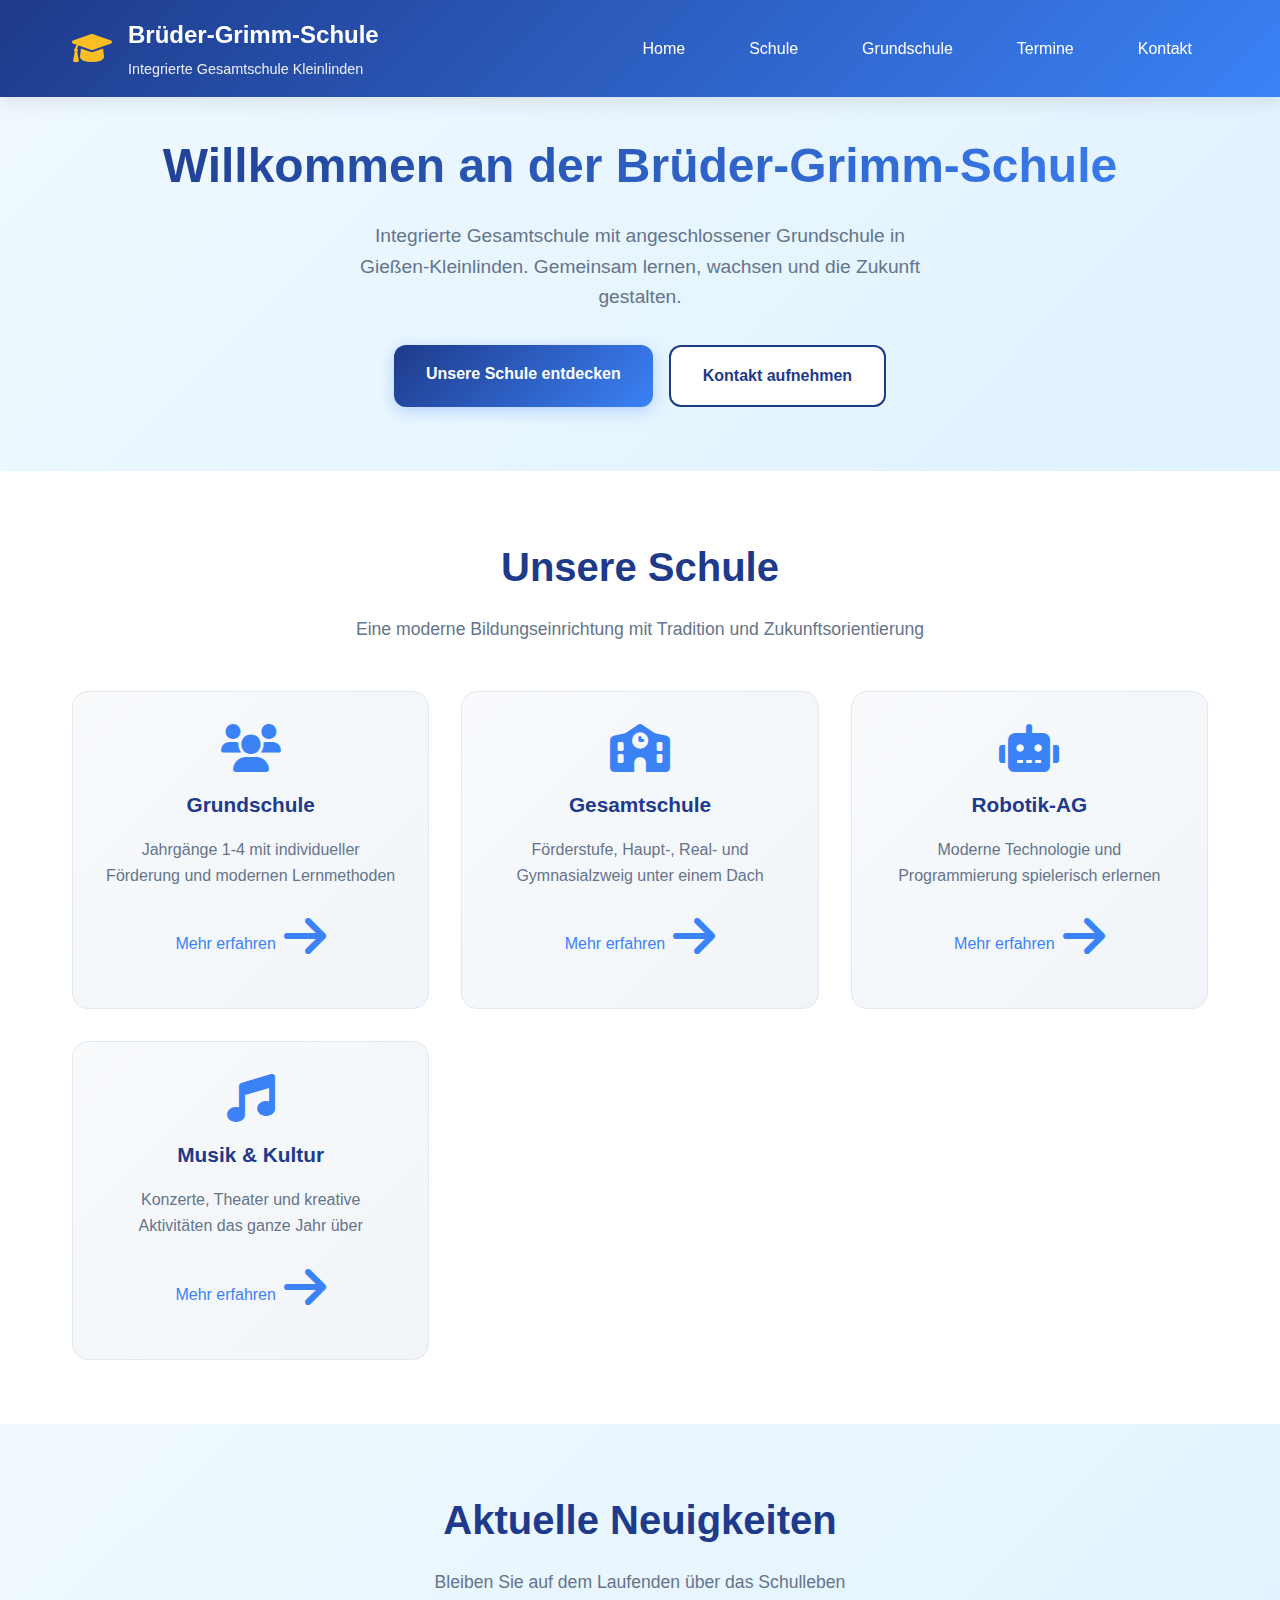
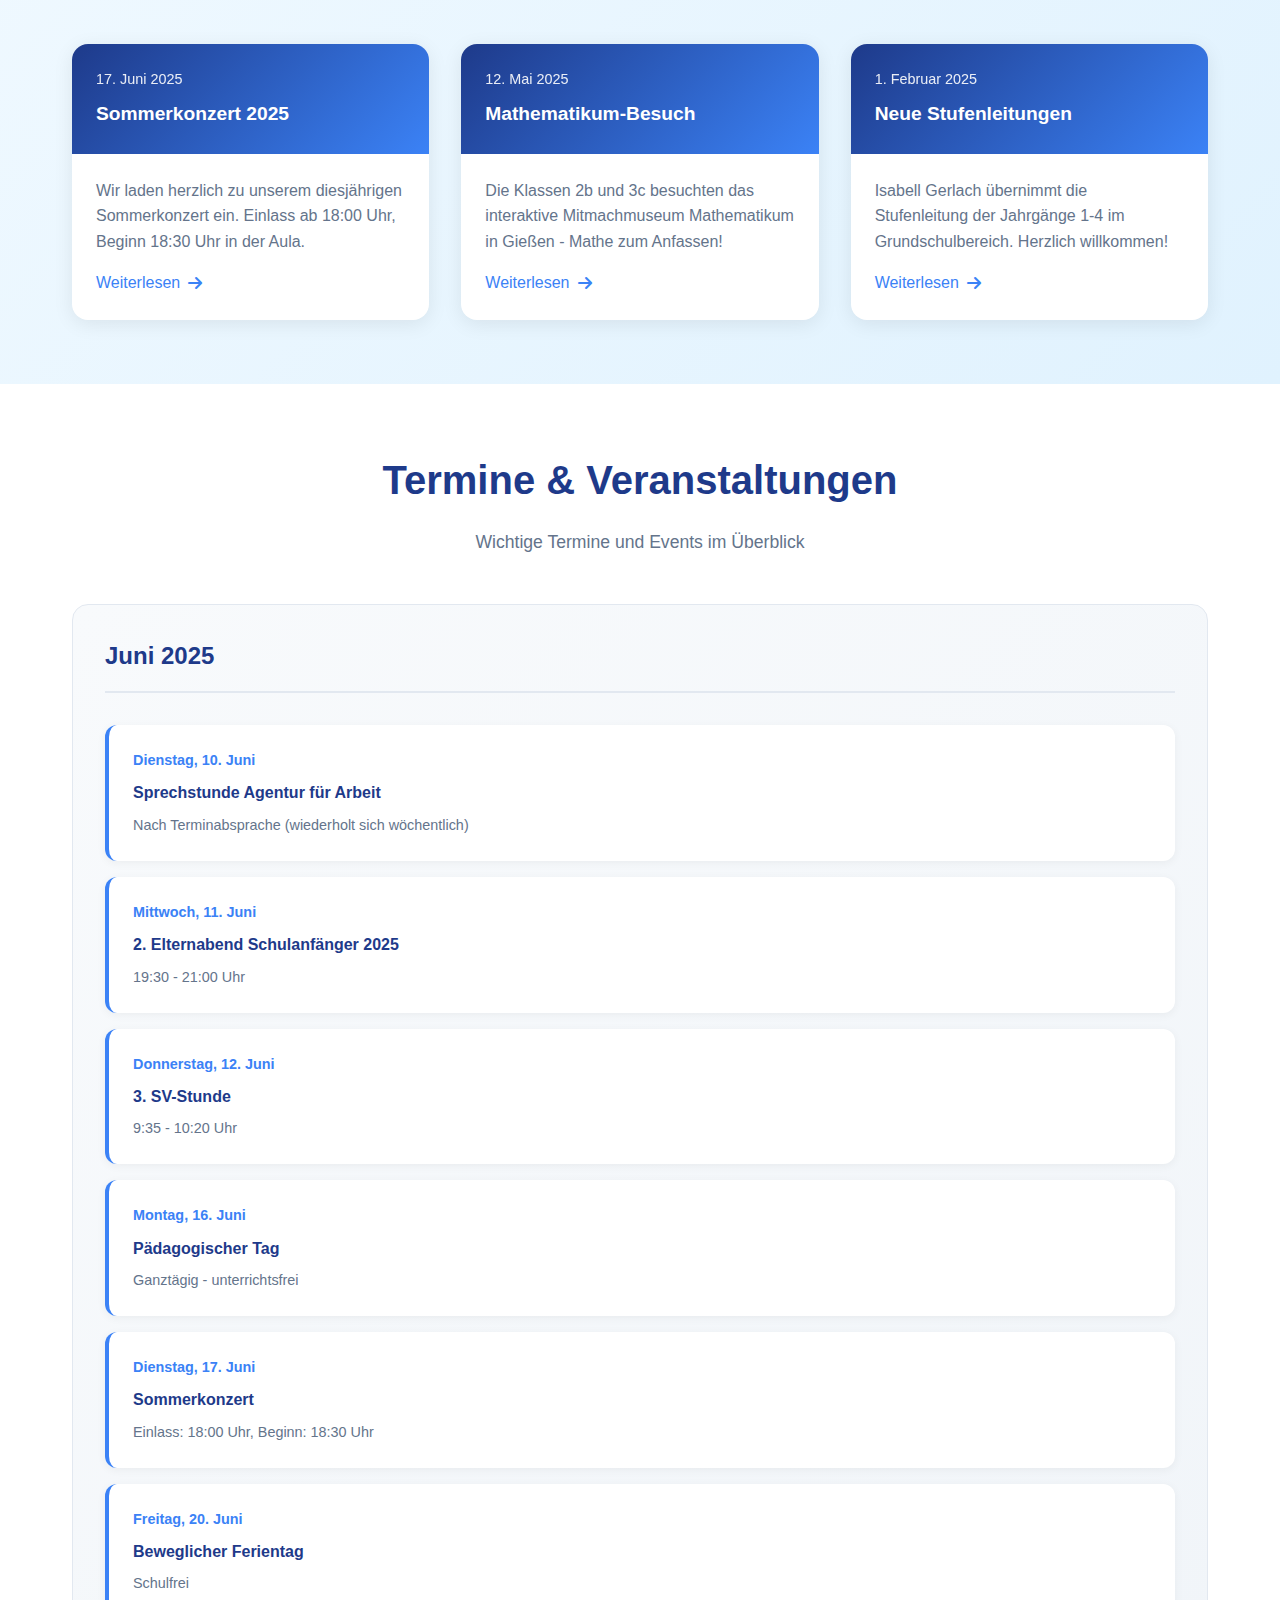
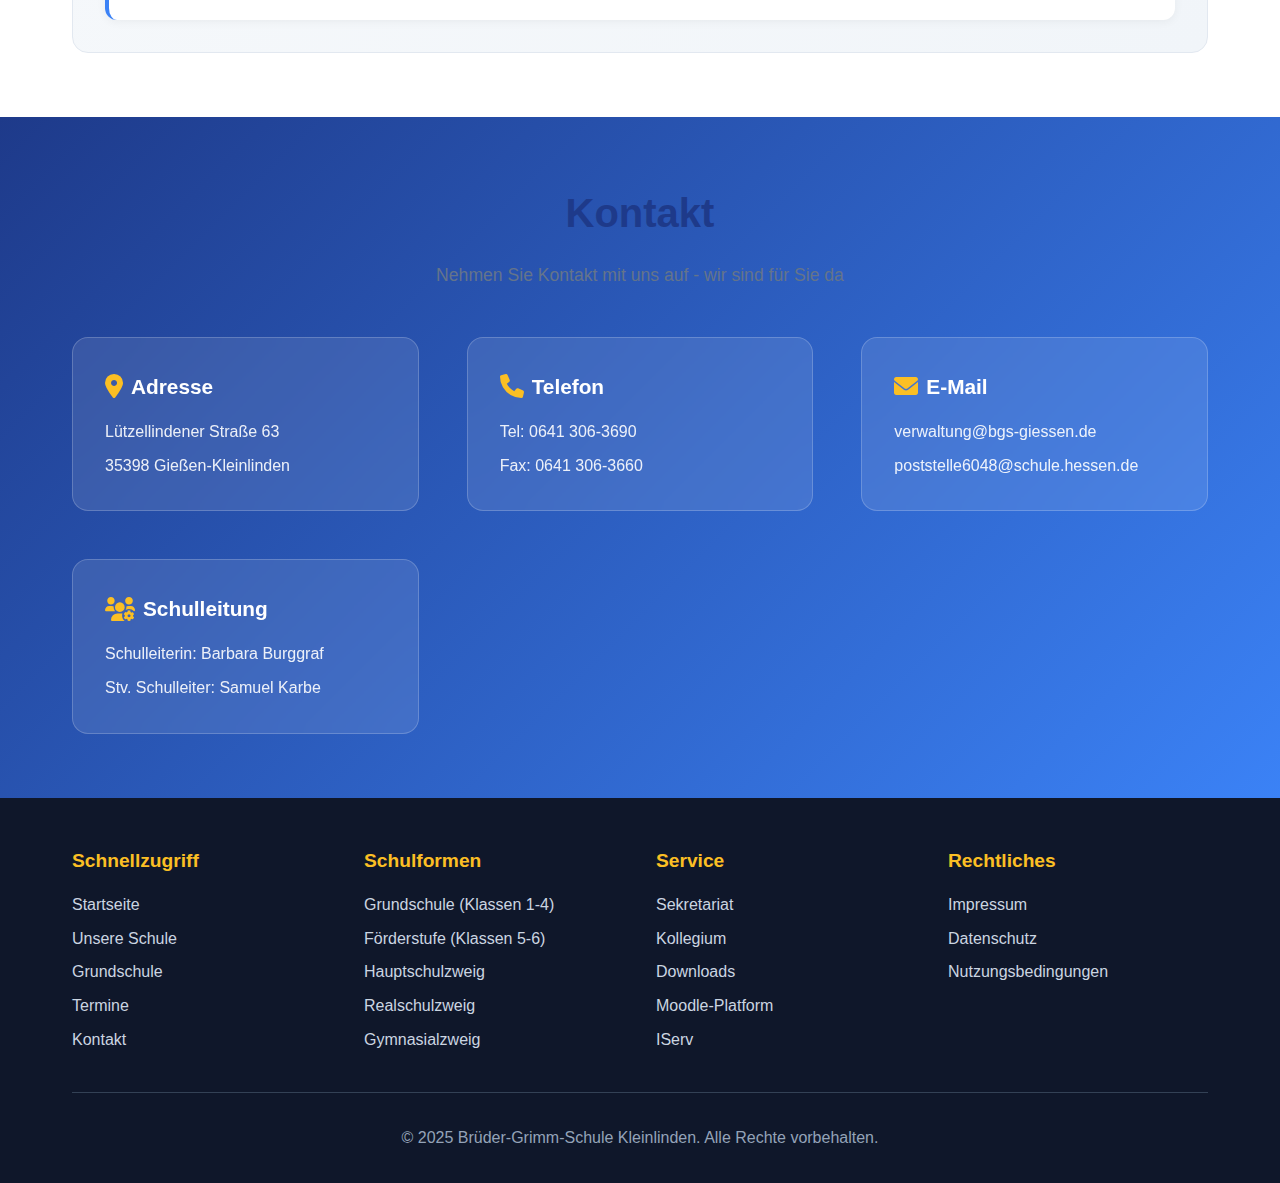
<file: index.html>
<!DOCTYPE html>
<html lang="de">
<head>
    <meta charset="UTF-8">
    <meta name="viewport" content="width=device-width, initial-scale=1.0">
    <title>Brüder-Grimm-Schule Kleinlinden - Integrierte Gesamtschule</title>
    <link href="https://cdnjs.cloudflare.com/ajax/libs/font-awesome/6.0.0/css/all.min.css" rel="stylesheet">
    <style>
        * {
            margin: 0;
            padding: 0;
            box-sizing: border-box;
        }

        body {
            font-family: 'Inter', -apple-system, BlinkMacSystemFont, 'Segoe UI', Roboto, sans-serif;
            line-height: 1.6;
            color: #333;
            background: #fff;
        }

        /* Header & Navigation */
        .header {
            background: linear-gradient(135deg, #1e3a8a 0%, #3b82f6 100%);
            color: white;
            padding: 1rem 0;
            position: fixed;
            width: 100%;
            top: 0;
            z-index: 1000;
            box-shadow: 0 4px 20px rgba(0,0,0,0.1);
        }

        .header-content {
            max-width: 1200px;
            margin: 0 auto;
            display: flex;
            justify-content: space-between;
            align-items: center;
            padding: 0 2rem;
        }

        .logo {
            display: flex;
            align-items: center;
            gap: 1rem;
        }

        .logo i {
            font-size: 2rem;
            color: #fbbf24;
        }

        .logo-text h1 {
            font-size: 1.5rem;
            font-weight: 700;
            margin-bottom: 0.2rem;
        }

        .logo-text p {
            font-size: 0.9rem;
            opacity: 0.9;
        }

        .nav {
            display: flex;
            gap: 2rem;
            align-items: center;
        }

        .nav a {
            color: white;
            text-decoration: none;
            font-weight: 500;
            transition: all 0.3s ease;
            padding: 0.5rem 1rem;
            border-radius: 0.5rem;
        }

        .nav a:hover {
            background: rgba(255,255,255,0.1);
            transform: translateY(-2px);
        }

        .mobile-menu {
            display: none;
            background: none;
            border: none;
            color: white;
            font-size: 1.5rem;
            cursor: pointer;
        }

        /* Hero Section */
        .hero {
            background: linear-gradient(135deg, #f0f9ff 0%, #e0f2fe 100%);
            padding: 8rem 0 4rem;
            text-align: center;
        }

        .hero-content {
            max-width: 1200px;
            margin: 0 auto;
            padding: 0 2rem;
        }

        .hero h2 {
            font-size: 3rem;
            font-weight: 800;
            color: #1e3a8a;
            margin-bottom: 1rem;
            background: linear-gradient(135deg, #1e3a8a, #3b82f6);
            -webkit-background-clip: text;
            -webkit-text-fill-color: transparent;
            background-clip: text;
        }

        .hero p {
            font-size: 1.2rem;
            color: #64748b;
            margin-bottom: 2rem;
            max-width: 600px;
            margin-left: auto;
            margin-right: auto;
        }

        .cta-buttons {
            display: flex;
            gap: 1rem;
            justify-content: center;
            flex-wrap: wrap;
        }

        .btn {
            padding: 1rem 2rem;
            border: none;
            border-radius: 0.75rem;
            font-weight: 600;
            text-decoration: none;
            display: inline-block;
            transition: all 0.3s ease;
            cursor: pointer;
        }

        .btn-primary {
            background: linear-gradient(135deg, #1e3a8a, #3b82f6);
            color: white;
            box-shadow: 0 4px 15px rgba(59, 130, 246, 0.3);
        }

        .btn-primary:hover {
            transform: translateY(-3px);
            box-shadow: 0 8px 25px rgba(59, 130, 246, 0.4);
        }

        .btn-secondary {
            background: white;
            color: #1e3a8a;
            border: 2px solid #1e3a8a;
        }

        .btn-secondary:hover {
            background: #1e3a8a;
            color: white;
            transform: translateY(-3px);
        }

        /* Quick Info Cards */
        .quick-info {
            padding: 4rem 0;
            background: white;
        }

        .container {
            max-width: 1200px;
            margin: 0 auto;
            padding: 0 2rem;
        }

        .section-title {
            text-align: center;
            margin-bottom: 3rem;
        }

        .section-title h3 {
            font-size: 2.5rem;
            font-weight: 700;
            color: #1e3a8a;
            margin-bottom: 1rem;
        }

        .section-title p {
            font-size: 1.1rem;
            color: #64748b;
            max-width: 600px;
            margin: 0 auto;
        }

        .info-grid {
            display: grid;
            grid-template-columns: repeat(auto-fit, minmax(300px, 1fr));
            gap: 2rem;
            margin-top: 3rem;
        }

        .info-card {
            background: linear-gradient(135deg, #f8fafc 0%, #f1f5f9 100%);
            padding: 2rem;
            border-radius: 1rem;
            border: 1px solid #e2e8f0;
            transition: all 0.3s ease;
            text-align: center;
        }

        .info-card:hover {
            transform: translateY(-5px);
            box-shadow: 0 20px 40px rgba(0,0,0,0.1);
        }

        .info-card i {
            font-size: 3rem;
            color: #3b82f6;
            margin-bottom: 1rem;
        }

        .info-card h4 {
            font-size: 1.3rem;
            font-weight: 600;
            color: #1e3a8a;
            margin-bottom: 1rem;
        }

        .info-card p {
            color: #64748b;
            margin-bottom: 1.5rem;
        }

        /* News Section */
        .news {
            padding: 4rem 0;
            background: linear-gradient(135deg, #f0f9ff 0%, #e0f2fe 100%);
        }

        .news-grid {
            display: grid;
            grid-template-columns: repeat(auto-fit, minmax(350px, 1fr));
            gap: 2rem;
            margin-top: 3rem;
        }

        .news-card {
            background: white;
            border-radius: 1rem;
            overflow: hidden;
            box-shadow: 0 4px 20px rgba(0,0,0,0.08);
            transition: all 0.3s ease;
        }

        .news-card:hover {
            transform: translateY(-5px);
            box-shadow: 0 20px 40px rgba(0,0,0,0.15);
        }

        .news-card-header {
            background: linear-gradient(135deg, #1e3a8a, #3b82f6);
            color: white;
            padding: 1.5rem;
        }

        .news-date {
            font-size: 0.9rem;
            opacity: 0.9;
            margin-bottom: 0.5rem;
        }

        .news-card h5 {
            font-size: 1.2rem;
            font-weight: 600;
        }

        .news-card-body {
            padding: 1.5rem;
        }

        .news-card p {
            color: #64748b;
            margin-bottom: 1rem;
        }

        .read-more {
            color: #3b82f6;
            text-decoration: none;
            font-weight: 500;
            display: inline-flex;
            align-items: center;
            gap: 0.5rem;
            transition: all 0.3s ease;
        }

        .read-more:hover {
            color: #1e3a8a;
            transform: translateX(5px);
        }

        /* Calendar Section */
        .calendar {
            padding: 4rem 0;
            background: white;
        }

        .calendar-container {
            background: linear-gradient(135deg, #f8fafc 0%, #f1f5f9 100%);
            border-radius: 1rem;
            padding: 2rem;
            border: 1px solid #e2e8f0;
        }

        .calendar-header {
            display: flex;
            justify-content: between;
            align-items: center;
            margin-bottom: 2rem;
            padding-bottom: 1rem;
            border-bottom: 2px solid #e2e8f0;
        }

        .calendar-title {
            font-size: 1.5rem;
            font-weight: 600;
            color: #1e3a8a;
        }

        .event-list {
            display: grid;
            gap: 1rem;
        }

        .event-item {
            background: white;
            padding: 1.5rem;
            border-radius: 0.75rem;
            border-left: 4px solid #3b82f6;
            box-shadow: 0 2px 10px rgba(0,0,0,0.05);
            transition: all 0.3s ease;
        }

        .event-item:hover {
            transform: translateX(5px);
            box-shadow: 0 4px 20px rgba(0,0,0,0.1);
        }

        .event-date {
            font-weight: 600;
            color: #3b82f6;
            font-size: 0.9rem;
            margin-bottom: 0.5rem;
        }

        .event-title {
            font-weight: 600;
            color: #1e3a8a;
            margin-bottom: 0.5rem;
        }

        .event-description {
            color: #64748b;
            font-size: 0.9rem;
        }

        /* Contact Section */
        .contact {
            padding: 4rem 0;
            background: linear-gradient(135deg, #1e3a8a 0%, #3b82f6 100%);
            color: white;
        }

        .contact-grid {
            display: grid;
            grid-template-columns: repeat(auto-fit, minmax(300px, 1fr));
            gap: 3rem;
            margin-top: 3rem;
        }

        .contact-card {
            background: rgba(255,255,255,0.1);
            padding: 2rem;
            border-radius: 1rem;
            backdrop-filter: blur(10px);
            border: 1px solid rgba(255,255,255,0.2);
        }

        .contact-card h4 {
            font-size: 1.3rem;
            font-weight: 600;
            margin-bottom: 1rem;
            display: flex;
            align-items: center;
            gap: 0.5rem;
        }

        .contact-card i {
            font-size: 1.5rem;
            color: #fbbf24;
        }

        .contact-info {
            display: flex;
            flex-direction: column;
            gap: 0.5rem;
        }

        .contact-info span {
            display: flex;
            align-items: center;
            gap: 0.5rem;
            opacity: 0.9;
        }

        /* Footer */
        .footer {
            background: #0f172a;
            color: white;
            padding: 3rem 0 2rem;
        }

        .footer-content {
            display: grid;
            grid-template-columns: repeat(auto-fit, minmax(250px, 1fr));
            gap: 2rem;
            margin-bottom: 2rem;
        }

        .footer-section h4 {
            font-size: 1.2rem;
            font-weight: 600;
            margin-bottom: 1rem;
            color: #fbbf24;
        }

        .footer-section ul {
            list-style: none;
        }

        .footer-section ul li {
            margin-bottom: 0.5rem;
        }

        .footer-section ul li a {
            color: #cbd5e1;
            text-decoration: none;
            transition: color 0.3s ease;
        }

        .footer-section ul li a:hover {
            color: #fbbf24;
        }

        .footer-bottom {
            border-top: 1px solid #334155;
            padding-top: 2rem;
            text-align: center;
            color: #94a3b8;
        }

        /* Responsive Design */
        @media (max-width: 768px) {
            .mobile-menu {
                display: block;
            }

            .nav {
                display: none;
            }

            .hero h2 {
                font-size: 2rem;
            }

            .hero p {
                font-size: 1rem;
            }

            .cta-buttons {
                flex-direction: column;
                align-items: center;
            }

            .header-content {
                padding: 0 1rem;
            }

            .container {
                padding: 0 1rem;
            }

            .section-title h3 {
                font-size: 2rem;
            }

            .contact-grid {
                grid-template-columns: 1fr;
            }
        }

        /* Animations */
        @keyframes fadeInUp {
            from {
                opacity: 0;
                transform: translateY(30px);
            }
            to {
                opacity: 1;
                transform: translateY(0);
            }
        }

        .fade-in-up {
            animation: fadeInUp 0.6s ease-out;
        }

        /* Smooth scrolling */
        html {
            scroll-behavior: smooth;
        }
    </style>
</head>
<body>
    <!-- Header -->
    <header class="header">
        <div class="header-content">
            <div class="logo">
                <i class="fas fa-graduation-cap"></i>
                <div class="logo-text">
                    <h1>Brüder-Grimm-Schule</h1>
                    <p>Integrierte Gesamtschule Kleinlinden</p>
                </div>
            </div>
            <nav class="nav">
                <a href="#home">Home</a>
                <a href="#schule">Schule</a>
                <a href="#grundschule">Grundschule</a>
                <a href="#termine">Termine</a>
                <a href="#kontakt">Kontakt</a>
            </nav>
            <button class="mobile-menu">
                <i class="fas fa-bars"></i>
            </button>
        </div>
    </header>

    <!-- Hero Section -->
    <section class="hero" id="home">
        <div class="hero-content fade-in-up">
            <h2>Willkommen an der Brüder-Grimm-Schule</h2>
            <p>Integrierte Gesamtschule mit angeschlossener Grundschule in Gießen-Kleinlinden. Gemeinsam lernen, wachsen und die Zukunft gestalten.</p>
            <div class="cta-buttons">
                <a href="#schule" class="btn btn-primary">Unsere Schule entdecken</a>
                <a href="#kontakt" class="btn btn-secondary">Kontakt aufnehmen</a>
            </div>
        </div>
    </section>

    <!-- Quick Info Section -->
    <section class="quick-info" id="schule">
        <div class="container">
            <div class="section-title">
                <h3>Unsere Schule</h3>
                <p>Eine moderne Bildungseinrichtung mit Tradition und Zukunftsorientierung</p>
            </div>
            <div class="info-grid">
                <div class="info-card">
                    <i class="fas fa-users"></i>
                    <h4>Grundschule</h4>
                    <p>Jahrgänge 1-4 mit individueller Förderung und modernen Lernmethoden</p>
                    <a href="#grundschule" class="read-more">Mehr erfahren <i class="fas fa-arrow-right"></i></a>
                </div>
                <div class="info-card">
                    <i class="fas fa-school"></i>
                    <h4>Gesamtschule</h4>
                    <p>Förderstufe, Haupt-, Real- und Gymnasialzweig unter einem Dach</p>
                    <a href="#" class="read-more">Mehr erfahren <i class="fas fa-arrow-right"></i></a>
                </div>
                <div class="info-card">
                    <i class="fas fa-robot"></i>
                    <h4>Robotik-AG</h4>
                    <p>Moderne Technologie und Programmierung spielerisch erlernen</p>
                    <a href="#" class="read-more">Mehr erfahren <i class="fas fa-arrow-right"></i></a>
                </div>
                <div class="info-card">
                    <i class="fas fa-music"></i>
                    <h4>Musik & Kultur</h4>
                    <p>Konzerte, Theater und kreative Aktivitäten das ganze Jahr über</p>
                    <a href="#" class="read-more">Mehr erfahren <i class="fas fa-arrow-right"></i></a>
                </div>
            </div>
        </div>
    </section>

    <!-- News Section -->
    <section class="news">
        <div class="container">
            <div class="section-title">
                <h3>Aktuelle Neuigkeiten</h3>
                <p>Bleiben Sie auf dem Laufenden über das Schulleben</p>
            </div>
            <div class="news-grid">
                <div class="news-card">
                    <div class="news-card-header">
                        <div class="news-date">17. Juni 2025</div>
                        <h5>Sommerkonzert 2025</h5>
                    </div>
                    <div class="news-card-body">
                        <p>Wir laden herzlich zu unserem diesjährigen Sommerkonzert ein. Einlass ab 18:00 Uhr, Beginn 18:30 Uhr in der Aula.</p>
                        <a href="#" class="read-more">Weiterlesen <i class="fas fa-arrow-right"></i></a>
                    </div>
                </div>
                <div class="news-card">
                    <div class="news-card-header">
                        <div class="news-date">12. Mai 2025</div>
                        <h5>Mathematikum-Besuch</h5>
                    </div>
                    <div class="news-card-body">
                        <p>Die Klassen 2b und 3c besuchten das interaktive Mitmachmuseum Mathematikum in Gießen - Mathe zum Anfassen!</p>
                        <a href="#" class="read-more">Weiterlesen <i class="fas fa-arrow-right"></i></a>
                    </div>
                </div>
                <div class="news-card">
                    <div class="news-card-header">
                        <div class="news-date">1. Februar 2025</div>
                        <h5>Neue Stufenleitungen</h5>
                    </div>
                    <div class="news-card-body">
                        <p>Isabell Gerlach übernimmt die Stufenleitung der Jahrgänge 1-4 im Grundschulbereich. Herzlich willkommen!</p>
                        <a href="#" class="read-more">Weiterlesen <i class="fas fa-arrow-right"></i></a>
                    </div>
                </div>
            </div>
        </div>
    </section>

    <!-- Calendar Section -->
    <section class="calendar" id="termine">
        <div class="container">
            <div class="section-title">
                <h3>Termine & Veranstaltungen</h3>
                <p>Wichtige Termine und Events im Überblick</p>
            </div>
            <div class="calendar-container">
                <div class="calendar-header">
                    <h4 class="calendar-title">Juni 2025</h4>
                </div>
                <div class="event-list">
                    <div class="event-item">
                        <div class="event-date">Dienstag, 10. Juni</div>
                        <div class="event-title">Sprechstunde Agentur für Arbeit</div>
                        <div class="event-description">Nach Terminabsprache (wiederholt sich wöchentlich)</div>
                    </div>
                    <div class="event-item">
                        <div class="event-date">Mittwoch, 11. Juni</div>
                        <div class="event-title">2. Elternabend Schulanfänger 2025</div>
                        <div class="event-description">19:30 - 21:00 Uhr</div>
                    </div>
                    <div class="event-item">
                        <div class="event-date">Donnerstag, 12. Juni</div>
                        <div class="event-title">3. SV-Stunde</div>
                        <div class="event-description">9:35 - 10:20 Uhr</div>
                    </div>
                    <div class="event-item">
                        <div class="event-date">Montag, 16. Juni</div>
                        <div class="event-title">Pädagogischer Tag</div>
                        <div class="event-description">Ganztägig - unterrichtsfrei</div>
                    </div>
                    <div class="event-item">
                        <div class="event-date">Dienstag, 17. Juni</div>
                        <div class="event-title">Sommerkonzert</div>
                        <div class="event-description">Einlass: 18:00 Uhr, Beginn: 18:30 Uhr</div>
                    </div>
                    <div class="event-item">
                        <div class="event-date">Freitag, 20. Juni</div>
                        <div class="event-title">Beweglicher Ferientag</div>
                        <div class="event-description">Schulfrei</div>
                    </div>
                </div>
            </div>
        </div>
    </section>

    <!-- Contact Section -->
    <section class="contact" id="kontakt">
        <div class="container">
            <div class="section-title">
                <h3>Kontakt</h3>
                <p>Nehmen Sie Kontakt mit uns auf - wir sind für Sie da</p>
            </div>
            <div class="contact-grid">
                <div class="contact-card">
                    <h4><i class="fas fa-map-marker-alt"></i> Adresse</h4>
                    <div class="contact-info">
                        <span>Lützellindener Straße 63</span>
                        <span>35398 Gießen-Kleinlinden</span>
                    </div>
                </div>
                <div class="contact-card">
                    <h4><i class="fas fa-phone"></i> Telefon</h4>
                    <div class="contact-info">
                        <span>Tel: 0641 306-3690</span>
                        <span>Fax: 0641 306-3660</span>
                    </div>
                </div>
                <div class="contact-card">
                    <h4><i class="fas fa-envelope"></i> E-Mail</h4>
                    <div class="contact-info">
                        <span>verwaltung@bgs-giessen.de</span>
                        <span>poststelle6048@schule.hessen.de</span>
                    </div>
                </div>
                <div class="contact-card">
                    <h4><i class="fas fa-users-cog"></i> Schulleitung</h4>
                    <div class="contact-info">
                        <span>Schulleiterin: Barbara Burggraf</span>
                        <span>Stv. Schulleiter: Samuel Karbe</span>
                    </div>
                </div>
            </div>
        </div>
    </section>

    <!-- Footer -->
    <footer class="footer">
        <div class="container">
            <div class="footer-content">
                <div class="footer-section">
                    <h4>Schnellzugriff</h4>
                    <ul>
                        <li><a href="#home">Startseite</a></li>
                        <li><a href="#schule">Unsere Schule</a></li>
                        <li><a href="#grundschule">Grundschule</a></li>
                        <li><a href="#termine">Termine</a></li>
                        <li><a href="#kontakt">Kontakt</a></li>
                    </ul>
                </div>
                <div class="footer-section">
                    <h4>Schulformen</h4>
                    <ul>
                        <li><a href="#">Grundschule (Klassen 1-4)</a></li>
                        <li><a href="#">Förderstufe (Klassen 5-6)</a></li>
                        <li><a href="#">Hauptschulzweig</a></li>
                        <li><a href="#">Realschulzweig</a></li>
                        <li><a href="#">Gymnasialzweig</a></li>
                    </ul>
                </div>
                <div class="footer-section">
                    <h4>Service</h4>
                    <ul>
                        <li><a href="#">Sekretariat</a></li>
                        <li><a href="#">Kollegium</a></li>
                        <li><a href="#">Downloads</a></li>
                        <li><a href="#">Moodle-Platform</a></li>
                        <li><a href="#">IServ</a></li>
                    </ul>
                </div>
                <div class="footer-section">
                    <h4>Rechtliches</h4>
                    <ul>
                        <li><a href="#">Impressum</a></li>
                        <li><a href="#">Datenschutz</a></li>
                        <li><a href="#">Nutzungsbedingungen</a></li>
                    </ul>
                </div>
            </div>
            <div class="footer-bottom">
                <p>&copy; 2025 Brüder-Grimm-Schule Kleinlinden. Alle Rechte vorbehalten.</p>
            </div>
        </div>
    </footer>

    <script>
        // Smooth scrolling for navigation links
        document.querySelectorAll('a[href^="#"]').forEach(anchor => {
            anchor.addEventListener('click', function (e) {
                e.preventDefault();
                const target = document.querySelector(this.getAttribute('href'));
                if (target) {
                    target.scrollIntoView({
                        behavior: 'smooth',
                        block: 'start'
                    });
                }
            });
        });

        // Add animation on scroll
        const observerOptions = {
            threshold: 0.1,
            rootMargin: '0px 0px -50px 0px'
        };

        const observer = new IntersectionObserver((entries) => {
            entries.forEach(entry => {
                if (entry.isIntersecting) {
                    entry.target.classList.add('fade-in-up');
                }
            });
        }, observerOptions);

        // Observe elements for animation
        document.querySelectorAll('.info-card, .news-card, .event-item, .contact-card').forEach(el => {
            observer.observe(el);
        });

        // Mobile menu toggle (simplified version)
        document.querySelector('.mobile-menu').addEventListener('click', function() {
            const nav = document.querySelector('.nav');
            nav.style.display = nav.style.display === 'flex' ? 'none' : 'flex';
        });

        // Header background change on scroll
        window.addEventListener('scroll', () => {
            const header = document.querySelector('.header');
            if (window.scrollY > 100) {
                header.style.background = 'linear-gradient(135deg, rgba(
</file>
